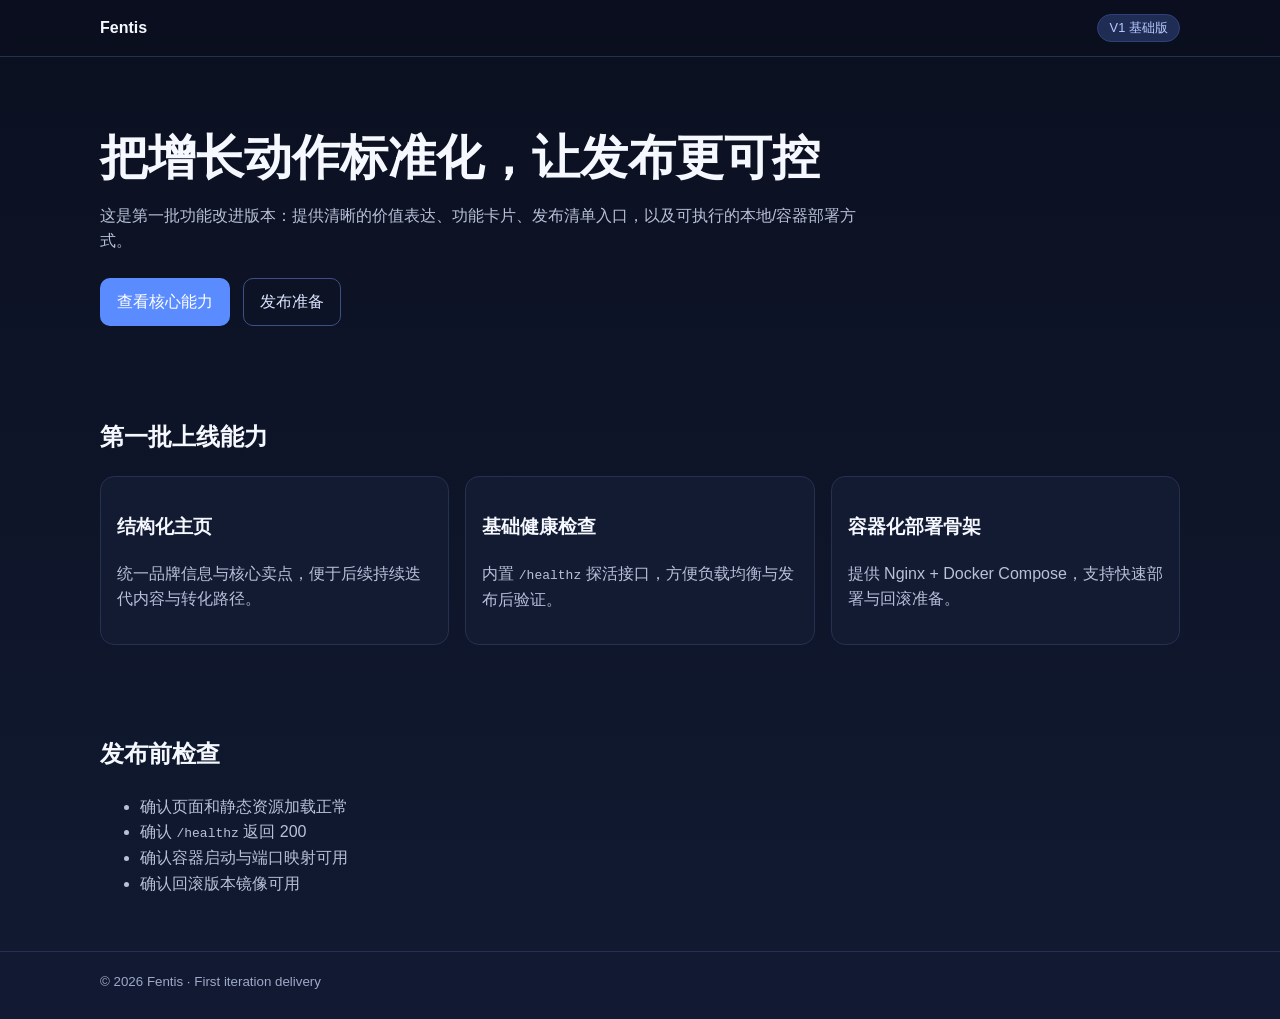
<file: web/index.html>
<!doctype html>
<html lang="zh-CN">
  <head>
    <meta charset="UTF-8" />
    <meta name="viewport" content="width=device-width, initial-scale=1.0" />
    <title>Fentis - 智能增长工作台</title>
    <meta name="description" content="Fentis 第一批功能改进：官网基础版、可运行、可部署、可发布。" />
    <link rel="stylesheet" href="./styles.css" />
  </head>
  <body>
    <header class="topbar">
      <div class="container topbar-inner">
        <strong>Fentis</strong>
        <span class="pill">V1 基础版</span>
      </div>
    </header>

    <main>
      <section class="hero container">
        <h1>把增长动作标准化，让发布更可控</h1>
        <p>
          这是第一批功能改进版本：提供清晰的价值表达、功能卡片、发布清单入口，以及可执行的本地/容器部署方式。
        </p>
        <div class="actions">
          <a href="#features" class="btn btn-primary">查看核心能力</a>
          <a href="#release" class="btn btn-secondary">发布准备</a>
        </div>
      </section>

      <section id="features" class="container section">
        <h2>第一批上线能力</h2>
        <div class="grid">
          <article class="card">
            <h3>结构化主页</h3>
            <p>统一品牌信息与核心卖点，便于后续持续迭代内容与转化路径。</p>
          </article>
          <article class="card">
            <h3>基础健康检查</h3>
            <p>内置 <code>/healthz</code> 探活接口，方便负载均衡与发布后验证。</p>
          </article>
          <article class="card">
            <h3>容器化部署骨架</h3>
            <p>提供 Nginx + Docker Compose，支持快速部署与回滚准备。</p>
          </article>
        </div>
      </section>

      <section id="release" class="container section release">
        <h2>发布前检查</h2>
        <ul>
          <li>确认页面和静态资源加载正常</li>
          <li>确认 <code>/healthz</code> 返回 200</li>
          <li>确认容器启动与端口映射可用</li>
          <li>确认回滚版本镜像可用</li>
        </ul>
      </section>
    </main>

    <footer class="footer">
      <div class="container">
        <small>© 2026 Fentis · First iteration delivery</small>
      </div>
    </footer>
  </body>
</html>
</file>
<file: web/styles.css>
:root {
  --bg: #0b1020;
  --bg-soft: #131b33;
  --text: #f5f8ff;
  --muted: #b8c1d9;
  --primary: #5b8cff;
  --border: #26304f;
}

* { box-sizing: border-box; }

body {
  margin: 0;
  font-family: -apple-system, BlinkMacSystemFont, "Segoe UI", sans-serif;
  color: var(--text);
  background: linear-gradient(180deg, #0b1020, #111a32);
  line-height: 1.6;
}

.container {
  width: min(1080px, 92vw);
  margin: 0 auto;
}

.topbar {
  border-bottom: 1px solid var(--border);
  background: rgba(10, 15, 30, 0.7);
  backdrop-filter: blur(5px);
}

.topbar-inner {
  padding: 0.85rem 0;
  display: flex;
  justify-content: space-between;
  align-items: center;
}

.pill {
  background: #1f2d55;
  color: #b9c9ff;
  border: 1px solid #304179;
  border-radius: 999px;
  padding: 0.2rem 0.7rem;
  font-size: 0.8rem;
}

.hero {
  padding: 4.5rem 0 2.5rem;
}

.hero h1 {
  font-size: clamp(1.8rem, 4vw, 3rem);
  line-height: 1.2;
  margin: 0 0 1rem;
}

.hero p {
  color: var(--muted);
  max-width: 760px;
}

.actions {
  display: flex;
  gap: 0.8rem;
  margin-top: 1.5rem;
  flex-wrap: wrap;
}

.btn {
  text-decoration: none;
  padding: 0.65rem 1rem;
  border-radius: 10px;
  border: 1px solid transparent;
}

.btn-primary {
  background: var(--primary);
  color: #fff;
}

.btn-secondary {
  border-color: #3d4f84;
  color: #dbe5ff;
}

.section {
  padding: 2rem 0 2.4rem;
}

.grid {
  display: grid;
  grid-template-columns: repeat(auto-fit, minmax(220px, 1fr));
  gap: 1rem;
}

.card {
  background: var(--bg-soft);
  border: 1px solid var(--border);
  border-radius: 14px;
  padding: 1rem;
}

.card p,
.release li {
  color: var(--muted);
}

.footer {
  border-top: 1px solid var(--border);
  padding: 1rem 0 1.6rem;
  color: #9ea9c8;
}
</file>
